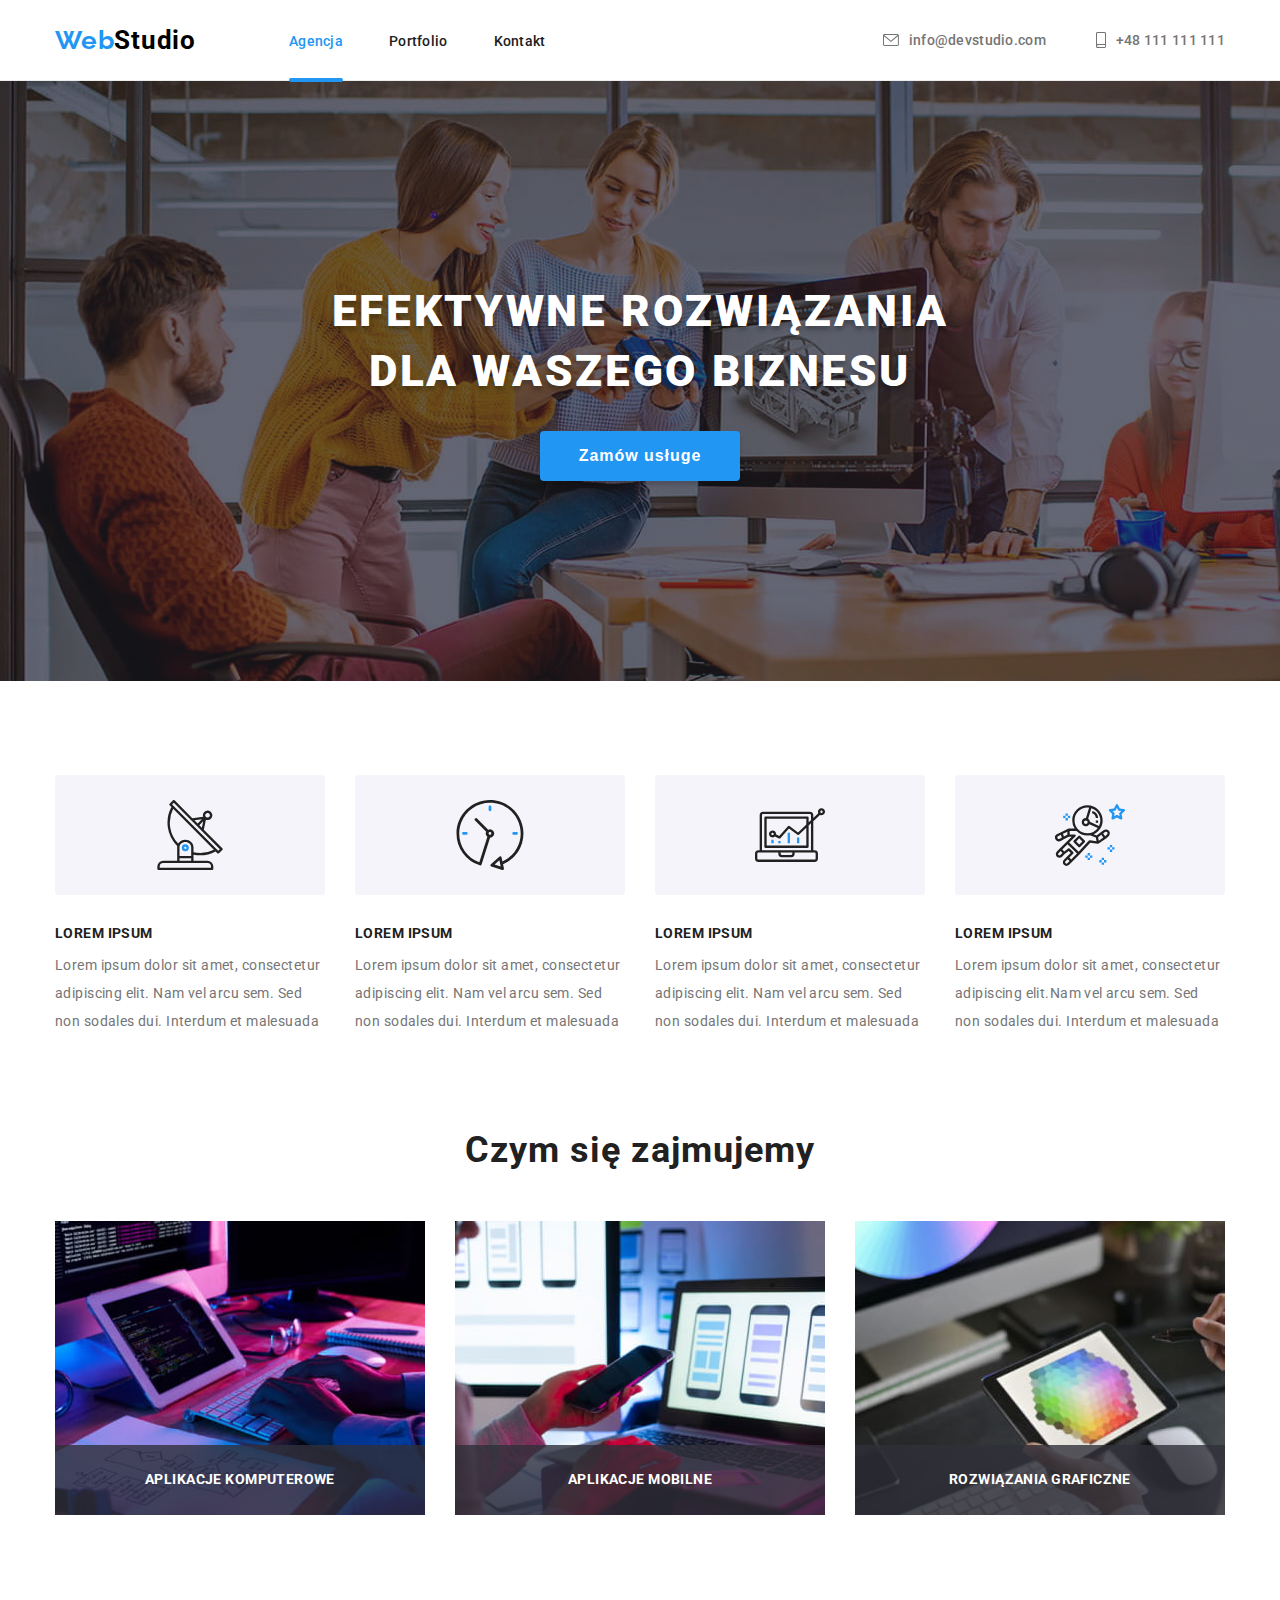
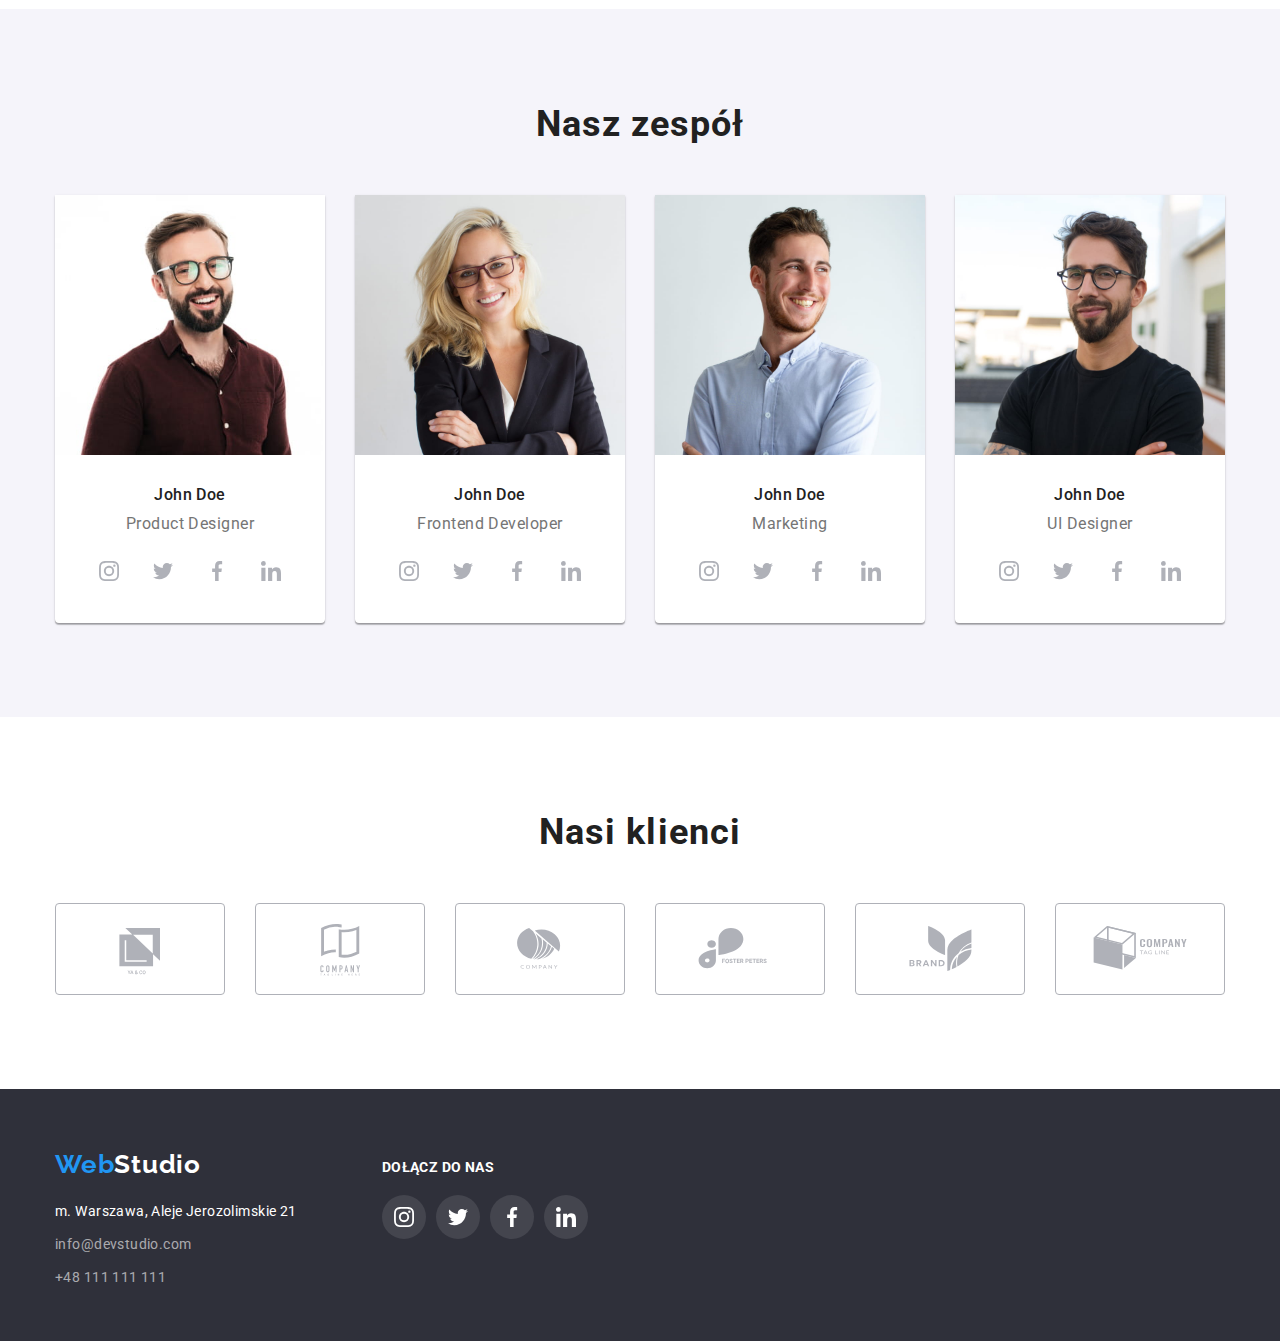
<file: index.html>
<!DOCTYPE html>
<html lang="pl-PL">

<head>
    <meta charset="UTF-8">
    <meta http-equiv="X-UA-Compatible" content="IE=edge">
    <meta name="viewport" content="width=device-width, initial-scale=1.0">
    <link rel="stylesheet" href="https://github.com/sindresorhus/modern-normalize/blob/main/modern-normalize.css">
    <link rel="stylesheet" href="./css/styles.css">
    <link rel="preconnect" href="https://fonts.googleapis.com">
    <link rel="preconnect" href="https://fonts.gstatic.com" crossorigin>
    <link
        href="https://fonts.googleapis.com/css2?family=Raleway:wght@700&family=Roboto:wght@400;500;700;900&display=swap"
        rel="stylesheet">
    <title>WebStudio</title>
</head>

<body>
    <header class="header">
        <div class="container">
            <a class="navigation-logo-header" href="./index.html"><span
                    class="navigation-logo-span">Web</span>Studio</a>
            <nav>
                <ul class="navigation-list">
                    <li class="navigation-list-item"><a class="navigation-list-link active-link"
                            href="./index.html">Agencja</a>
                    </li>
                    <li class="navigation-list-item"><a class="navigation-list-link"
                            href="./portfolio.html">Portfolio</a>
                    </li>
                    <li class="navigation-list-item"><a class="navigation-list-link" href="#">Kontakt</a></li>
                </ul>
            </nav>
            <ul class="header-contacts">
                <li><a class="header-mail-link" href="mailto:info@devstudio.com">
                        <svg class="envelope-phone" width="16" height="12">
                            <use href="./images/icons.svg#icon-envelope"></use>
                        </svg>info@devstudio.com</a></li>
                <li><a class="header-phone-number-link" href="tel:+48111111111">
                        <svg class="envelope-phone" width="10" height="16">
                            <use href="./images/icons.svg#icon-smartphone"></use>
                        </svg>+48 111 111 111</a></li>
            </ul>
        </div>
    </header>
    <main>
        <!-- SEKCJA BANER -->
        <section class="baner-header">
            <div class="container">
                <div class="block-banner-outside">
                    <div class="block-banner-inside">
                        <h1 class="text-baner">EFEKTYWNE ROZWIĄZANIA <br /> DLA WASZEGO BIZNESU</h1>
                        <button class="button-index" type="button" data-modal-open>Zamów usługe</button>
                    </div>
                </div>
            </div>
        </section>
        <!-- SEKCJA LOREM IPSUM - NASZE ATUTY i - CZYM SIĘ ZAJMUJEMY-->
        <section class="section">
            <div class="container">
                <div class="advantages">
                    <ul class="advantages-list">
                        <li class="advantages-list-item">
                            <p class="advantages-list-item-background">
                                <svg width="70" height="70">
                                    <use href="./images/icons.svg#icon-antenna"></use>
                                </svg>
                            </p>
                            <h2 class="advantages-list-item-header">LOREM IPSUM</h2>
                            <p class="advantages-list-item-description">Lorem ipsum dolor sit amet, consectetur
                                adipiscing
                                elit. Nam vel arcu sem. Sed non sodales dui. Interdum et malesuada</p>
                        </li>
                        <li class="advantages-list-item">
                            <p class="advantages-list-item-background">
                                <svg width="70" height="70">
                                    <use href="./images/icons.svg#icon-clock"></use>
                                </svg>
                            </p>
                            <h2 class="advantages-list-item-header">LOREM IPSUM</h2>
                            <p class="advantages-list-item-description">Lorem ipsum dolor sit amet, consectetur
                                adipiscing
                                elit. Nam vel arcu sem. Sed non sodales dui. Interdum et malesuada</p>
                        </li>
                        <li class="advantages-list-item">
                            <p class="advantages-list-item-background">
                                <svg width="70" height="70">
                                    <use href="./images/icons.svg#icon-diagram"></use>
                                </svg>
                            </p>
                            <h2 class="advantages-list-item-header">LOREM IPSUM</h2>
                            <p class="advantages-list-item-description">Lorem ipsum dolor sit amet, consectetur
                                adipiscing
                                elit. Nam vel arcu sem. Sed non sodales dui. Interdum et malesuada</p>
                        </li>
                        <li class="advantages-list-item">
                            <p class="advantages-list-item-background">
                                <svg width="70" height="70">
                                    <use href="./images/icons.svg#icon-astronaut"></use>
                                </svg>
                            </p>
                            <h2 class="advantages-list-item-header">LOREM IPSUM</h2>
                            <p class="advantages-list-item-description">Lorem ipsum dolor sit amet, consectetur
                                adipiscing
                                elit.Nam vel arcu sem. Sed non sodales dui. Interdum et malesuada</p>
                        </li>
                    </ul>
                </div>
                <h2 class="heading-text-index">Czym się zajmujemy</h2>
                <ul class="service-box-list">
                    <li class="service-box-list-item">
                        <img src="./images/Main/box1.jpg" alt="coding on keyboard" width="370" height="294">
                        <span class="service-box-list-item-span">Aplikacje komputerowe</span>
                    </li>
                    <li class="service-box-list-item">
                        <img src="./images/Main/box2.jpg" alt="picking design of mobile version on laptop" width="370"
                            height="294">
                        <span class="service-box-list-item-span">Aplikacje mobilne</span>
                    </li>
                    <li class="service-box-list-item">
                        <img src="./images/Main/box3.jpg" alt="picking colours on tablet" width="370" height="294">
                        <span class="service-box-list-item-span">Rozwiązania graficzne</span>
                    </li>
                </ul>
            </div>
        </section>
        <!-- SEKCJA - NASZ ZESPÓŁ -->
        <section class="section-team section">
            <div class="container">
                <h2 class="heading-text-index">Nasz zespół</h2>
                <ul class="team-box-list">
                    <li class="team-box-list-item">
                        <img class="team-box-list-item-image" src="./images/Main/team_card_1.jpg"
                            alt="Product Designer photo" width="270" height="260">
                        <p class="team-box-list-item-name">John Doe</p>
                        <p class="team-box-list-item-occupation">Product Designer</p>
                        <ul class="team-box-list-social-icons-list">
                            <li>
                                <a class="team-box-list-social-icons-list-link" href="#">
                                    <svg width="20" height="20">
                                        <use href="./images/icons.svg#icon-instagram"></use>
                                    </svg>
                                </a>
                            </li>
                            <li>
                                <a class="team-box-list-social-icons-list-link" href="#">
                                    <svg width="20" height="20">
                                        <use href="./images/icons.svg#icon-twitter"></use>
                                    </svg>
                                </a>
                            </li>
                            <li>
                                <a class="team-box-list-social-icons-list-link" href="#">
                                    <svg width="20" height="20">
                                        <use href="./images/icons.svg#icon-facebook"></use>
                                    </svg>
                                </a>
                            </li>
                            <li>
                                <a class="team-box-list-social-icons-list-link" href="#">
                                    <svg width="20" height="20">
                                        <use href="./images/icons.svg#icon-linkedin"></use>
                                    </svg>
                                </a>
                            </li>
                        </ul>
                    </li>
                    <li class="team-box-list-item">
                        <img class="team-box-list-item-image" src="./images/Main/team_card_2.jpg"
                            alt="Frontend Developer photo" width="270" height="260">
                        <p class="team-box-list-item-name">John Doe</p>
                        <p class="team-box-list-item-occupation">Frontend Developer</p>
                        <ul class="team-box-list-social-icons-list">
                            <li>
                                <a class="team-box-list-social-icons-list-link" href="#">
                                    <svg width="20" height="20">
                                        <use href="./images/icons.svg#icon-instagram"></use>
                                    </svg>
                                </a>
                            </li>
                            <li>
                                <a class="team-box-list-social-icons-list-link" href="#">
                                    <svg width="20" height="20">
                                        <use href="./images/icons.svg#icon-twitter"></use>
                                    </svg>
                                </a>
                            </li>
                            <li>
                                <a class="team-box-list-social-icons-list-link" href="#">
                                    <svg width="20" height="20">
                                        <use href="./images/icons.svg#icon-facebook"></use>
                                    </svg>
                                </a>
                            </li>
                            <li>
                                <a class="team-box-list-social-icons-list-link" href="#">
                                    <svg width="20" height="20">
                                        <use href="./images/icons.svg#icon-linkedin"></use>
                                    </svg>
                                </a>
                            </li>
                        </ul>
                    </li>
                    <li class="team-box-list-item">
                        <img class="team-box-list-item-image" src="./images/Main/team_card_3.jpg"
                            alt="Marketing manager photo" width="270" height="260">
                        <p class="team-box-list-item-name">John Doe</p>
                        <p class="team-box-list-item-occupation">Marketing</p>
                        <ul class="team-box-list-social-icons-list">
                            <li>
                                <a class="team-box-list-social-icons-list-link" href="#">
                                    <svg width="20" height="20">
                                        <use href="./images/icons.svg#icon-instagram"></use>
                                    </svg>
                                </a>
                            </li>
                            <li>
                                <a class="team-box-list-social-icons-list-link" href="#">
                                    <svg width="20" height="20">
                                        <use href="./images/icons.svg#icon-twitter"></use>
                                    </svg>
                                </a>
                            </li>
                            <li>
                                <a class="team-box-list-social-icons-list-link" href="#">
                                    <svg width="20" height="20">
                                        <use href="./images/icons.svg#icon-facebook"></use>
                                    </svg>
                                </a>
                            </li>
                            <li>
                                <a class="team-box-list-social-icons-list-link" href="#">
                                    <svg width="20" height="20">
                                        <use href="./images/icons.svg#icon-linkedin"></use>
                                    </svg>
                                </a>
                            </li>
                        </ul>
                    </li>
                    <li class="team-box-list-item">
                        <img class="team-box-list-item-image" src="./images/Main/team_card_4.jpg"
                            alt="Photo of UI Designer" width="270" height="260">
                        <p class="team-box-list-item-name">John Doe</p>
                        <p class="team-box-list-item-occupation">UI Designer</p>
                        <ul class="team-box-list-social-icons-list">
                            <li>
                                <a class="team-box-list-social-icons-list-link" href="#">
                                    <svg width="20" height="20">
                                        <use href="./images/icons.svg#icon-instagram"></use>
                                    </svg>
                                </a>
                            </li>
                            <li>
                                <a class="team-box-list-social-icons-list-link" href="#">
                                    <svg width="20" height="20">
                                        <use href="./images/icons.svg#icon-twitter"></use>
                                    </svg>
                                </a>
                            </li>
                            <li>
                                <a class="team-box-list-social-icons-list-link" href="#">
                                    <svg width="20" height="20">
                                        <use href="./images/icons.svg#icon-facebook"></use>
                                    </svg>
                                </a>
                            </li>
                            <li>
                                <a class="team-box-list-social-icons-list-link" href="#">
                                    <svg width="20" height="20">
                                        <use href="./images/icons.svg#icon-linkedin"></use>
                                    </svg>
                                </a>
                            </li>
                        </ul>
                    </li>
                </ul>
            </div>
        </section>
        <!-- SEKCJA - NASI KLIENCI -->
        <section class="section">
            <div class="container">
                <h2 class="heading-text-index">Nasi klienci</h2>
                <ul class="our-clients-list">
                    <li>
                        <a class="our-clients-list-background" href="#">
                            <svg class="our-clients-list-svg">
                                <use href="./images/icons.svg#icon-Client-1"></use>
                            </svg>
                        </a>
                    </li>
                    <li>
                        <a class="our-clients-list-background" href="#">
                            <svg class="our-clients-list-svg">
                                <use href="./images/icons.svg#icon-Client-2"></use>
                            </svg>
                        </a>
                    </li>
                    <li>
                        <a class="our-clients-list-background" href="#">
                            <svg class="our-clients-list-svg">
                                <use href="./images/icons.svg#icon-Client-3"></use>
                            </svg>
                        </a>
                    </li>
                    <li>
                        <a class="our-clients-list-background" href="#">
                            <svg class="our-clients-list-svg">
                                <use href="./images/icons.svg#icon-Client-4"></use>
                            </svg>
                        </a>
                    </li>
                    <li>
                        <a class="our-clients-list-background" href="#">
                            <svg class="our-clients-list-svg">
                                <use href="./images/icons.svg#icon-Client-5"></use>
                            </svg>
                        </a>
                    </li>
                    <li>
                        <a class="our-clients-list-background" href="#">
                            <svg class="our-clients-list-svg">
                                <use href="./images/icons.svg#icon-Client-6"></use>
                            </svg>
                        </a>
                    </li>
                </ul>
            </div>
        </section>
    </main>
    <footer class="footer">
        <div class="container">
            <div class="footer-block">
                <div class="footer-block-contacts">
                    <a class="footer-navigation-logo" href="./index.html"><span
                            class="navigation-logo-span">Web</span>Studio</a>
                    <address>
                        <ul class="address-footer-list">
                            <li class="address-footer-list-item address-footer-list-maps">m. Warszawa, Aleje
                                Jerozolimskie 21</li>
                            <li class="address-footer-list-item"><a class="address-footer-list-mail-phone-link"
                                    href="mailto:info@devstudio.com">info@devstudio.com</a></li>
                            <li class="address-footer-list-item"><a class="address-footer-list-mail-phone-link"
                                    href="tel:+48111111111">+48 111 111 111</a>
                            </li>
                        </ul>
                    </address>
                </div>
                <div class="footer-block-connect-to-us">
                    <p class="footer-block-connect-to-us-text">Dołącz do nas</p>
                    <ul class="footer-block-connect-to-us-list">
                        <li>
                            <a class="footer-block-connect-to-us-list-link" href="#">
                                <svg width="20" height="20">
                                    <use href="./images/icons.svg#icon-instagram"></use>
                                </svg>
                            </a>
                        </li>
                        <li>
                            <a class="footer-block-connect-to-us-list-link" href="#">
                                <svg width="20" height="20">
                                    <use href="./images/icons.svg#icon-twitter"></use>
                                </svg>
                            </a>
                        </li>
                        <li>
                            <a class="footer-block-connect-to-us-list-link" href="#">
                                <svg width="20" height="20">
                                    <use href="./images/icons.svg#icon-facebook"></use>
                                </svg>
                            </a>
                        </li>
                        <li>
                            <a class="footer-block-connect-to-us-list-link" href="#">
                                <svg width="20" height="20">
                                    <use href="./images/icons.svg#icon-linkedin"></use>
                                </svg>
                            </a>
                        </li>
                    </ul>
                </div>
            </div>
        </div>
    </footer>
    <div class="backdrop is-hidden" data-modal>
        <div class="modal">
            <button class="close-btn" data-modal-close>
                <svg class="button_x" width="11" height="11">
                    <use href="./images/icons.svg#icon-close"></use>
                </svg>
            </button>
        </div>
    </div>
    <script src="./js/modal.js"></script>
</body>

</html>
</file>
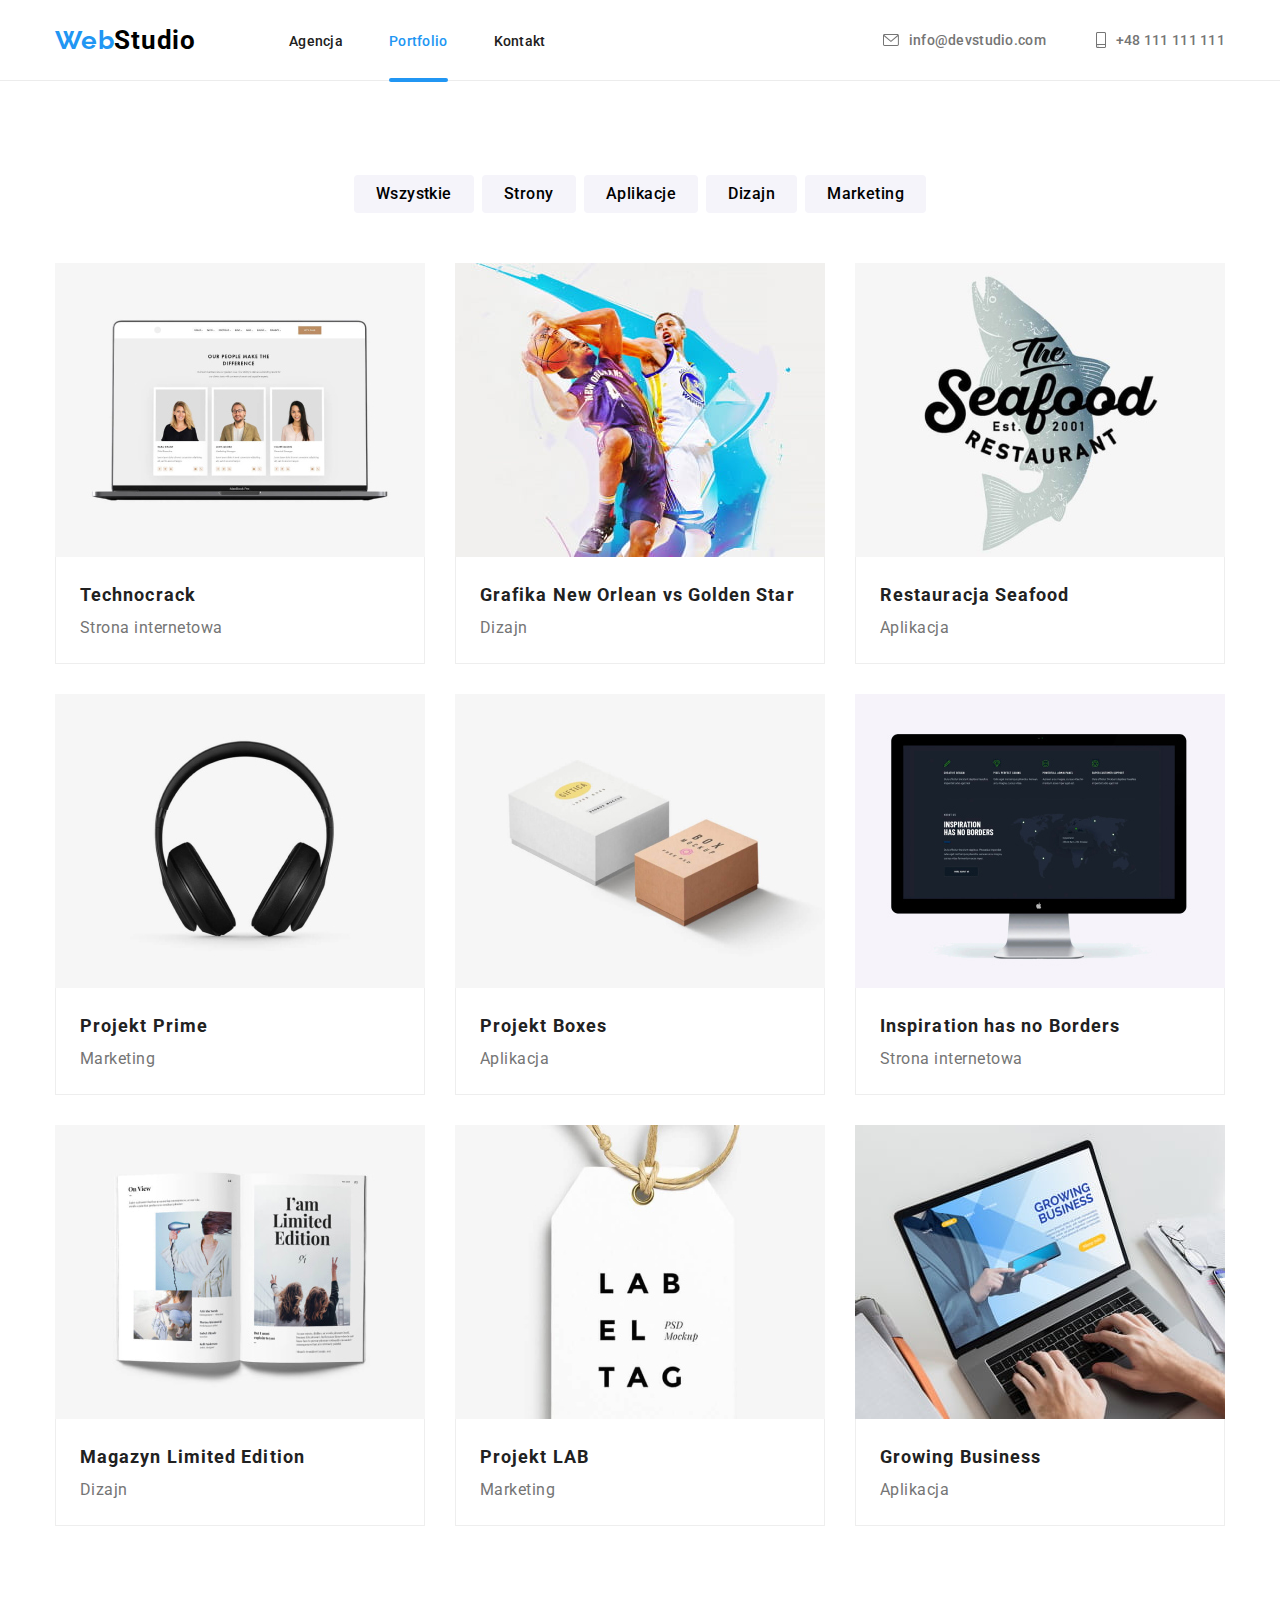
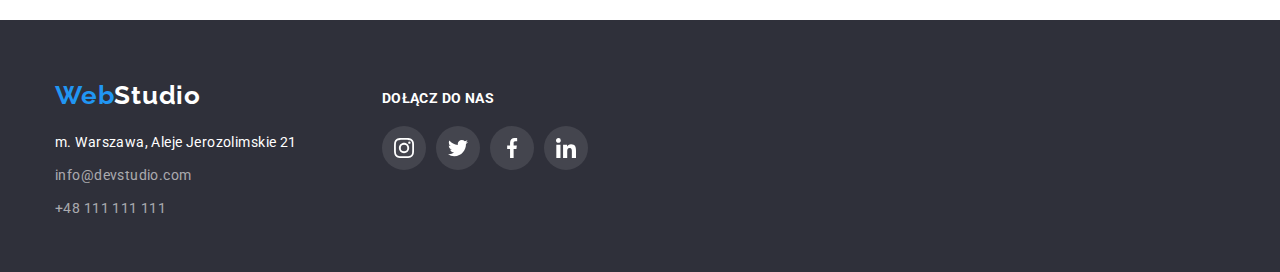
<file: portfolio.html>
<!DOCTYPE html>
<html lang="pl-PL">

<head>
    <meta charset="UTF-8">
    <meta http-equiv="X-UA-Compatible" content="IE=edge">
    <meta name="viewport" content="width=device-width, initial-scale=1.0">
    <link rel="stylesheet" href="https://github.com/sindresorhus/modern-normalize/blob/main/modern-normalize.css">
    <link rel="stylesheet" href="./css/styles.css">
    <link rel="preconnect" href="https://fonts.googleapis.com">
    <link rel="preconnect" href="https://fonts.gstatic.com" crossorigin>
    <link
        href="https://fonts.googleapis.com/css2?family=Raleway:wght@700&family=Roboto:wght@400;500;700;900&display=swap"
        rel="stylesheet">
    <title>WebStudio</title>
</head>

<body>
    <header class="header">
        <div class="container">
            <a class="navigation-logo-header" href="./index.html"><span
                    class="navigation-logo-span">Web</span>Studio</a>
            <nav>
                <ul class="navigation-list">
                    <li class="navigation-list-item"><a class="navigation-list-link" href="./index.html">Agencja</a>
                    </li>
                    <li class="navigation-list-item"><a class="navigation-list-link active-link"
                            href="./portfolio.html">Portfolio</a>
                    </li>
                    <li class="navigation-list-item"><a class="navigation-list-link" href="#">Kontakt</a></li>
                </ul>
            </nav>
            <ul class="header-contacts">
                <li><a class="header-mail-link" href="mailto:info@devstudio.com">
                        <svg class="envelope-phone" width="16" height="12">
                            <use href="./images/icons.svg#icon-envelope"></use>
                        </svg>info@devstudio.com</a></li>
                <li><a class="header-phone-number-link" href="tel:+48111111111">
                        <svg class="envelope-phone" width="10" height="16">
                            <use href="./images/icons.svg#icon-smartphone"></use>
                        </svg>+48 111 111 111</a></li>
            </ul>
        </div>
    </header>
    <main>
        <!-- SEKCJA KATEGORII PORTFOLIO -->
        <section class="section">
            <div class="container">
                <ul class="button-porfolio-list">
                    <li class="button-porfolio-list-item"><button class="button-portfolio"
                            type="button">Wszystkie</button>
                    </li>
                    <li class="button-porfolio-list-item"><button class="button-portfolio" type="button">Strony</button>
                    </li>
                    <li class="button-porfolio-list-item"><button class="button-portfolio"
                            type="button">Aplikacje</button>
                    </li>
                    <li class="button-porfolio-list-item"><button class="button-portfolio" type="button">Dizajn</button>
                    </li>
                    <li class="button-porfolio-list-item"><button class="button-portfolio"
                            type="button">Marketing</button>
                    </li>
                </ul>
                <ul class="category-portfolio-list">
                    <li class="category-portfolio-list-item">
                        <div class="box-overlay">
                            <img src="./images/Portfolio/Technocrack.jpg" alt="Strona internetowa Technocrack"
                                width="370" height="294">
                            <div class="overlay">
                                <p class="overlay-text">Technocrack jest popularną platformą wykorzystywaną do
                                    rozpowszechniani koronawirusa. Firmy wykorzystują tę platformę do celów
                                    szpiegowskich i ataków na niezabezpieczone
                                    serwery konkurencji</p>
                            </div>
                        </div>
                        <div class="category-portfolio-list-item-tekst">
                            <p class="category-portfolio-list-item-header">Technocrack</p>
                            <p class="category-portfolio-list-item-description">Strona internetowa</p>
                        </div>
                    </li>
                    <li class="category-portfolio-list-item">
                        <div class="box-overlay">
                            <img src="./images/Portfolio/Grafika_New_Orlean.jpg" alt="Projekt graficzny NBA" width="370"
                                height="294">
                            <div class="overlay">
                                <p class="overlay-text">Technocrack jest popularną platformą wykorzystywaną do
                                    rozpowszechniani koronawirusa. Firmy wykorzystują tę platformę do celów
                                    szpiegowskich i ataków na niezabezpieczone serwery konkurencji</p>
                            </div>
                        </div>
                        <div class="category-portfolio-list-item-tekst">
                            <p class="category-portfolio-list-item-header">Grafika New Orlean vs Golden Star</p>
                            <p class="category-portfolio-list-item-description">Dizajn</p>
                        </div>
                    </li>
                    <li class="category-portfolio-list-item">
                        <div class="box-overlay">
                            <img src="./images/Portfolio/Restauracja_Seafood.jpg" alt="Logo restauracji Seafood"
                                width="370" height="294">
                            <div class="overlay">
                                <p class="overlay-text">Technocrack jest popularną platformą wykorzystywaną do
                                    rozpowszechniani koronawirusa. Firmy wykorzystują tę platformę do celów
                                    szpiegowskich i ataków na niezabezpieczone serwery konkurencji</p>
                            </div>
                        </div>
                        <div class="category-portfolio-list-item-tekst">
                            <p class="category-portfolio-list-item-header">Restauracja Seafood</p>
                            <p class="category-portfolio-list-item-description">Aplikacja</p>
                        </div>
                    </li>
                    <li class="category-portfolio-list-item">
                        <div class="box-overlay">
                            <img src="./images/Portfolio/projekt_prime.jpg" alt="Słuchawki Projekt Prime" width="370"
                                height="294">
                            <div class="overlay">
                                <p class="overlay-text">Technocrack jest popularną platformą wykorzystywaną do
                                    rozpowszechniani koronawirusa. Firmy wykorzystują tę platformę do celów
                                    szpiegowskich i ataków na niezabezpieczone serwery konkurencji</p>
                            </div>
                        </div>
                        <div class="category-portfolio-list-item-tekst">
                            <p class="category-portfolio-list-item-header">Projekt Prime</p>
                            <p class="category-portfolio-list-item-description">Marketing</p>
                        </div>
                    </li>
                    <li class="category-portfolio-list-item">
                        <div class="box-overlay">
                            <img src="./images/Portfolio/Projekt_Boxes.jpg" alt="Logo aplikacji Projekt Boxes"
                                width="370" height="294">
                            <div class="overlay">
                                <p class="overlay-text">Technocrack jest popularną platformą wykorzystywaną do
                                    rozpowszechniani koronawirusa. Firmy wykorzystują tę platformę do celów
                                    szpiegowskich i ataków na niezabezpieczone serwery konkurencji</p>
                            </div>
                        </div>
                        <div class="category-portfolio-list-item-tekst">
                            <p class="category-portfolio-list-item-header">Projekt Boxes</p>
                            <p class="category-portfolio-list-item-description">Aplikacja</p>
                        </div>
                    </li>
                    <li class="category-portfolio-list-item">
                        <div class="box-overlay">
                            <img src="./images/Portfolio/Inspiration_has_no_Borders.jpg"
                                alt="Główna strona internetowa - Inspiration has no Borders" width="370" height="294">
                            <div class="overlay">
                                <p class="overlay-text">Technocrack jest popularną platformą wykorzystywaną do
                                    rozpowszechniani koronawirusa. Firmy wykorzystują tę platformę do celów
                                    szpiegowskich i ataków na niezabezpieczone serwery konkurencji</p>
                            </div>
                        </div>
                        <div class="category-portfolio-list-item-tekst">
                            <p class="category-portfolio-list-item-header">Inspiration has no Borders</p>
                            <p class="category-portfolio-list-item-description">Strona internetowa</p>
                        </div>
                    </li>
                    <li class="category-portfolio-list-item">
                        <div class="box-overlay">
                            <img src="./images/Portfolio/Magazyn_Limited_Edition.jpg"
                                alt="Artykuł z web-strony Magazyn Limited Edition" width="370" height="294">
                            <div class="overlay">
                                <p class="overlay-text">Technocrack jest popularną platformą wykorzystywaną do
                                    rozpowszechniani koronawirusa. Firmy wykorzystują tę platformę do celów
                                    szpiegowskich i ataków na niezabezpieczone serwery konkurencji</p>
                            </div>
                        </div>
                        <div class="category-portfolio-list-item-tekst">
                            <p class="category-portfolio-list-item-header">Magazyn Limited Edition</p>
                            <p class="category-portfolio-list-item-description">Dizajn</p>
                        </div>
                    </li>
                    <li class="category-portfolio-list-item">
                        <div class="box-overlay">
                            <img src="./images/Portfolio/Projekt_LAB.jpg" alt="Etykieta Projektu LAB" width="370"
                                height="294">
                            <div class="overlay">
                                <p class="overlay-text">Technocrack jest popularną platformą wykorzystywaną do
                                    rozpowszechniani koronawirusa. Firmy wykorzystują tę platformę do celów
                                    szpiegowskich i ataków na niezabezpieczone serwery konkurencji</p>
                            </div>
                        </div>
                        <div class="category-portfolio-list-item-tekst">
                            <p class="category-portfolio-list-item-header">Projekt LAB</p>
                            <p class="category-portfolio-list-item-description">Marketing</p>
                        </div>
                    </li>
                    <li class="category-portfolio-list-item">
                        <div class="box-overlay">
                            <img src="./images/Portfolio/Growing_Business.jpg"
                                alt="Główna strona internetowa - Growing Business" width="370" height="294">
                            <div class="overlay">
                                <p class="overlay-text">Technocrack jest popularną platformą wykorzystywaną do
                                    rozpowszechniani koronawirusa. Firmy wykorzystują tę platformę do celów
                                    szpiegowskich i ataków na niezabezpieczone serwery konkurencji</p>
                            </div>
                        </div>
                        <div class="category-portfolio-list-item-tekst">
                            <p class="category-portfolio-list-item-header">Growing Business</p>
                            <p class="category-portfolio-list-item-description">Aplikacja</p>
                        </div>
                    </li>
                </ul>
            </div>
        </section>
    </main>
    <footer class="footer">
        <div class="container">
            <div class="footer-block">
                <div class="footer-block-contacts">
                    <a class="footer-navigation-logo" href="./index.html"><span
                            class="navigation-logo-span">Web</span>Studio</a>
                    <address>
                        <ul class="address-footer-list">
                            <li class="address-footer-list-item address-footer-list-maps">m. Warszawa, Aleje
                                Jerozolimskie 21</li>
                            <li class="address-footer-list-item"><a class="address-footer-list-mail-phone-link"
                                    href="mailto:info@devstudio.com">info@devstudio.com</a></li>
                            <li class="address-footer-list-item"><a class="address-footer-list-mail-phone-link"
                                    href="tel:+48111111111">+48 111 111
                                    111</a>
                            </li>
                        </ul>
                    </address>
                </div>
                <div class="footer-block-connect-to-us">
                    <p class="footer-block-connect-to-us-text">Dołącz do nas</p>
                    <ul class="footer-block-connect-to-us-list">
                        <li>
                            <a class="footer-block-connect-to-us-list-link" href="#">
                                <svg width="20" height="20">
                                    <use href="./images/icons.svg#icon-instagram"></use>
                                </svg>
                            </a>
                        </li>
                        <li>
                            <a class="footer-block-connect-to-us-list-link" href="#">
                                <svg width="20" height="20">
                                    <use href="./images/icons.svg#icon-twitter"></use>
                                </svg>
                            </a>
                        </li>
                        <li>
                            <a class="footer-block-connect-to-us-list-link" href="#">
                                <svg width="20" height="20">
                                    <use href="./images/icons.svg#icon-facebook"></use>
                                </svg>
                            </a>
                        </li>
                        <li>
                            <a class="footer-block-connect-to-us-list-link" href="#">
                                <svg width="20" height="20">
                                    <use href="./images/icons.svg#icon-linkedin"></use>
                                </svg>
                            </a>
                        </li>
                    </ul>
                </div>
            </div>
        </div>
    </footer>
</body>

</html>
</file>
<file: css/styles.css>
:root {
  --main-color: #212121;
  --secondary-color: #2196f3;
  --third-color: #757575;
  --fourth-color: #ffffff;
  --main-font: "Roboto", sans-serif;
  --secondary-font: "Raleway", sans-serif;
  --background: #2f303a;
}

body {
  font-family: "Roboto", "Raleway", sans-serif;
  color: var(--main-color);
  margin: 0;
}

h1,
h2,
h3,
h4,
h5,
h6 {
  margin: 0;
  padding: 0;
}

ul,
ol {
  margin: 0;
  padding: 0;
}

p {
  margin: 0;
  padding: 0;
}

img {
  display: block;
}

.container {
  width: 1200px;
  margin: 0 auto;
}

*:focus {
  outline: none;
}

/* ==== HEADER ==== */

.header {
  border-bottom: 1px solid #ececec;
}

.header .container {
  display: flex;
  align-items: center;
  height: 80px;
}

.navigation-list,
.header-contacts {
  display: flex;
  align-items: center;
  list-style: none;
}

.header-contacts {
  margin-left: auto;
}

.header-mail-link {
  margin-right: 50px;
}

.navigation-logo-header {
  font-weight: 700;
  font-size: 26px;
  line-height: 1.192;
  /* identical to box height */
  letter-spacing: 0.03em;
  text-decoration: none;
  color: #000000;
  margin-left: 15px;
  margin-right: 93px;
}

.navigation-list-item:not(:last-child) {
  margin-right: 46px;
}

.header-mail-link {
  margin-left: auto;
}

.header-phone-number-link {
  margin-right: 15px;
}

.navigation-logo-span {
  font-family: var(--secondary-font);
  font-weight: 700;
  font-size: 26px;
  line-height: 1.192;
  /* identical to box height */
  letter-spacing: 0.03em;
  text-decoration: none;
  color: var(--secondary-color);
}

.navigation-list-link {
  font-weight: 500;
  font-size: 14px;
  line-height: 1.143;
  letter-spacing: 0.02em;
  text-decoration: none;
  color: var(--main-color);
}

.active-link {
  position: relative;
  color: var(--secondary-color);
}

.active-link::after {
  position: absolute;
  content: "";
  display: block;
  top: 45px;
  width: 100%;
  height: 4px;
  background-color: var(--secondary-color);
  border-radius: 2px;
  transition: 250ms cubic-bezier(0.4, 0, 0.2, 1);
}
.header-mail-link,
.header-phone-number-link {
  font-style: normal;
  font-weight: 500;
  font-size: 14px;
  line-height: 1.143;
  letter-spacing: 0.02em;
  color: var(--third-color);
  text-decoration: none;
  display: flex;
  align-items: center;
  fill: var(--third-color);
}

.navigation-list-link:hover,
.navigation-list-link:focus,
.header-mail-link:hover,
.header-mail-link:focus,
.header-phone-number-link:hover,
.header-phone-number-link:focus {
  color: var(--secondary-color);
  fill: var(--secondary-color);
  transition: 250ms cubic-bezier(0.4, 0, 0.2, 1);
}

.envelope-phone {
  padding-right: 10px;
}

/* ==== END HEADER ==== */

/* ==== MAIN INDEX ==== */

.baner-header {
  background-color: var(--background);
  height: 37.5rem;
  display: flex;
  align-items: center;
  background-image: linear-gradient(
      0deg,
      rgba(47, 48, 58, 0.4) 0%,
      rgba(47, 48, 58, 0.4) 100%
    ),
    url(../images/Main/baner.jpg);
  background-repeat: no-repeat;
  background-size: cover;
}

.block-banner-outside {
  align-items: center;
  margin: 0 auto;
}

.text-baner {
  font-weight: 900;
  font-size: 44px;
  line-height: 1.364;
  /* or 136% */
  text-align: center;
  letter-spacing: 0.06em;
  text-transform: uppercase;
  color: var(--fourth-color);
  align-items: center;
  margin: auto;
  text-shadow: 0px 4px 4px rgba(0, 0, 0, 0.25);
}

.button-index {
  font-weight: 700;
  font-size: 16px;
  line-height: 1.875;
  /* identical to box height, or 188% */
  letter-spacing: 0.06em;
  color: var(--fourth-color);
  cursor: pointer;
  background-color: var(--secondary-color);
  width: 200px;
  height: 50px;
  box-shadow: 0px 4px 4px rgba(0, 0, 0, 0.15);
  border-radius: 4px;
  display: block;
  text-align: center;
  margin: 30px auto auto;
  border: 0;
}

.advantages-list {
  display: flex;
  list-style: none;
  align-items: center;
  gap: 30px;
  padding: 0 15px;
}

.advantages {
  margin-bottom: 94px;
}

.advantages-list-item-background {
  display: flex;
  width: 270px;
  height: 120px;
  background-color: #f5f4fa;
  border-radius: 4px;
  align-items: center;
  justify-content: center;
  margin-bottom: 30px;
}

.advantages-list-item-header {
  font-weight: 700;
  font-size: 14px;
  line-height: 1.143;
  letter-spacing: 0.03em;
  text-transform: uppercase;
  margin-bottom: 10px;
}

.advantages-list-item-description {
  font-size: 14px;
  line-height: 2;
  /* or 171% */
  letter-spacing: 0.03em;
  color: var(--third-color);
}

.heading-text-index {
  font-weight: 700;
  font-size: 36px;
  line-height: 1.167;
  text-align: center;
  letter-spacing: 0.03em;
  margin-bottom: 50px;
}

.service-box-list {
  display: flex;
  list-style: none;
  align-items: center;
  gap: 30px;
  padding: 0 15px;
}

.service-box-list-item {
  position: relative;
}

.service-box-list-item-span {
  position: absolute;
  bottom: 0;
  display: flex;
  align-items: center;
  justify-content: center;
  width: 100%;
  height: 70px;
  color: var(--fourth-color);
  background-color: rgba(47, 48, 58, 0.8);
  font-weight: 700;
  font-size: 14px;
  line-height: 1.14;
  text-align: center;
  letter-spacing: 0.03em;
  text-transform: uppercase;
}

.section {
  padding: 94px 0;
}

.section-team {
  background-color: #f5f4fa;
}

.team-box-list {
  display: flex;
  list-style: none;
  align-items: center;
  gap: 30px;
  padding: 0 15px;
}

.team-box-list-item {
  box-sizing: border-box;
  background: var(--fourth-color);
  /* material shadow v1 */
  box-shadow: 0px 1px 3px rgba(0, 0, 0, 0.12), 0px 1px 1px rgba(0, 0, 0, 0.14),
    0px 2px 1px rgba(0, 0, 0, 0.2);
  border-radius: 0px 0px 4px 4px;
}

.team-box-list-item-name {
  font-weight: 500;
  font-size: 16px;
  line-height: 1.1875;
  /* identical to box height */
  text-align: center;
  letter-spacing: 0.03em;
  margin-top: 30px;
}

.team-box-list-item-occupation {
  font-size: 16px;
  line-height: 1.1875;
  /* identical to box height */
  text-align: center;
  letter-spacing: 0.03em;
  color: var(--third-color);
  margin-top: 10px;
}

.team-box-list-social-icons-list {
  display: flex;
  list-style: none;
  align-items: center;
  gap: 10px;
  padding: 16px 32px 30px 32px;
}

.team-box-list-social-icons-list-link {
  display: flex;
  width: 44px;
  height: 44px;
  border-radius: 50%;
  align-items: center;
  justify-content: center;
  fill: #afb1b8;
}

.team-box-list-social-icons-list-link:hover,
.team-box-list-social-icons-list-link:focus {
  fill: var(--fourth-color);
  background-color: var(--secondary-color);
  transition: 250ms cubic-bezier(0.4, 0, 0.2, 1);
}

.our-clients-list {
  display: flex;
  list-style: none;
  align-items: center;
  gap: 30px;
  padding: 0 15px;
}

.our-clients-list-background {
  display: flex;
  width: 170px;
  height: 92px;
  box-sizing: border-box;
  border: 1px solid #afb1b8;
  border-radius: 4px;
  align-items: center;
  fill: #afb1b8;
}

.our-clients-list-svg {
  min-width: auto;
  min-height: 60px;
}

.our-clients-list-background:hover,
.our-clients-list-background:focus,
.our-clients-list-svg:hover,
.our-clients-list-svg:focus {
  fill: var(--secondary-color);
  border-color: var(--secondary-color);
  transition: 250ms cubic-bezier(0.4, 0, 0.2, 1);
}

/* ==== END MAIN ==== */

/* ==== MAIN PORFOLIO ==== */

.button-porfolio-list {
  display: flex;
  flex-wrap: wrap;
  list-style: none;
  align-items: center;
  justify-content: center;
}

.button-portfolio {
  font-family: Roboto;
  font-weight: 500;
  font-size: 16px;
  line-height: 1.625;
  /* identical to box height, or 162% */
  text-align: center;
  letter-spacing: 0.03em;
  background-color: #f5f4fa;
  border-radius: 4px;
  cursor: pointer;
  border: 0;
  padding: 6px 22px;
}

.button-porfolio-list-item:not(:last-child) {
  margin-right: 8px;
}

.button-portfolio:hover,
.button-portfolio:focus {
  background-color: var(--secondary-color);
  color: var(--fourth-color);
  box-shadow: 0px 3px 1px rgba(0, 0, 0, 0.1), 0px 1px 2px rgba(0, 0, 0, 0.08),
    0px 2px 2px rgba(0, 0, 0, 0.12);
  transition: 250ms cubic-bezier(0.4, 0, 0.2, 1);
}

.category-portfolio-list {
  display: flex;
  flex-wrap: wrap;
  align-items: center;
  padding: 0 15px;
  list-style: none;
  margin-top: 50px;
  gap: 30px;
}

.category-portfolio-list-item {
  box-sizing: border-box;
  background: #ffffff;
  cursor: pointer;
}

.category-portfolio-list-item:hover,
.category-portfolio-list-item:focus {
  box-shadow: 0px 1px 1px rgba(0, 0, 0, 0.12), 0px 4px 4px rgba(0, 0, 0, 0.06),
    1px 4px 6px rgba(0, 0, 0, 0.16);
  transition: 250ms cubic-bezier(0.4, 0, 0.2, 1);
}

.category-portfolio-list-item-tekst {
  border-right: 1px solid #eeeeee;
  border-bottom: 1px solid #eeeeee;
  border-left: 1px solid #eeeeee;
  padding: 20px 24px;
}

.category-portfolio-list-item-header {
  font-weight: 700;
  font-size: 18px;
  line-height: 2;
  /* identical to box height, or 200% */
  letter-spacing: 0.06em;
}

.category-portfolio-list-item-description {
  font-size: 16px;
  line-height: 1.875;
  /* identical to box height, or 188% */
  letter-spacing: 0.03em;
  color: var(--third-color);
}

.box-overlay {
  position: relative;
  overflow: hidden;
}

.category-portfolio-list-item:hover .overlay,
.category-portfolio-list-item:focus .overlay {
  transform: translateY(-100%);
  transition: 250ms cubic-bezier(0.4, 0, 0.2, 1);
}

.overlay {
  position: absolute;
  width: 370px;
  height: 294px;
  margin-left: auto;
  margin-right: auto;
  overflow: hidden;
  transform: translateY(0);
  transition: 250ms cubic-bezier(0.4, 0, 0.2, 1);
  background-color: rgba(33, 150, 243, 0.9);
}

.overlay-text {
  position: absolute;
  color: var(--fourth-color);
  font-size: 18px;
  line-height: 1.56;
  letter-spacing: 0.03em;
  padding: 49px 45px 49px 24px;
  margin: 0;
  transition: transform 250ms cubic-bezier(0.4, 0, 0.2, 1);
}

/* ==== END PORFOLIO ==== */

/* ==== FOOTER ===== */

.footer {
  background-color: var(--background);
  height: 252px;
}

.footer-block {
  display: flex;
  width: 1200px;
  align-items: center;
  margin: auto;
}

.footer-block-contacts {
  padding: 60px 15px 0 15px;
}

.address-footer-list {
  list-style: none;
  margin-top: 20px;
}

.footer-navigation-logo {
  font-family: var(--secondary-font);
  font-weight: 700;
  font-size: 26px;
  line-height: 1.192;
  /* identical to box height */
  letter-spacing: 0.03em;
  text-decoration: none;
  color: var(--fourth-color);
}

.address-footer-list-item:not(:last-child) {
  margin-bottom: 9px;
}

.address-footer-list-maps {
  font-style: normal;
  font-size: 14px;
  line-height: 1.714;
  /* or 171% */
  letter-spacing: 0.03em;
  color: var(--fourth-color);
  text-decoration: none;
}

.address-footer-list-mail-phone-link {
  font-style: normal;
  font-size: 14px;
  line-height: 1.714;
  /* or 171% */
  letter-spacing: 0.03em;
  color: rgba(255, 255, 255, 0.6);
  text-decoration: none;
}

.address-footer-list-mail-phone-link:hover,
.address-footer-list-mail-phone-link:focus {
  color: var(--secondary-color);
  transition: 250ms cubic-bezier(0.4, 0, 0.2, 1);
}

.footer-block-connect-to-us {
  margin-left: 70px;
  margin-top: 20px;
}

.footer-block-connect-to-us-text {
  font-weight: 700;
  font-size: 14px;
  line-height: 1.143;
  letter-spacing: 0.03em;
  text-transform: uppercase;
  color: var(--fourth-color);
  margin-bottom: 20px;
}

.footer-block-connect-to-us-list {
  display: flex;
  list-style: none;
  align-items: center;
  gap: 10px;
}

.footer-block-connect-to-us-list-link {
  display: flex;
  width: 44px;
  height: 44px;
  border-radius: 50%;
  align-items: center;
  justify-content: center;
  fill: var(--fourth-color);
  background-color: rgba(255, 255, 255, 0.1);
}

.footer-block-connect-to-us-list-link:hover,
.footer-block-connect-to-us-list-link:focus {
  fill: var(--fourth-color);
  background-color: var(--secondary-color);
  transition: 250ms cubic-bezier(0.4, 0, 0.2, 1);
}

/* ==== END FOOTER ==== */

/* ==== MODAL WINDOW ==== */

.backdrop {
  width: 100vw;
  height: 100vh;
  visibility: visible;
  opacity: 1;
  pointer-events: auto;
  position: fixed;
  left: 0;
  top: 0;
  background: rgba(0, 0, 0, 0.2);
  transition: visibility 250ms cubic-bezier(0.4, 0, 0.2, 1),
    opacity 250ms cubic-bezier(0.4, 0, 0.2, 1);
  z-index: 99;
}

.is-hidden {
  visibility: hidden;
  opacity: 0;
  pointer-events: none;
}

.close-btn {
  position: relative;
  width: 30px;
  height: 30px;
  right: 8px;
  top: 8px;
  border-radius: 50%;
  border: 1px solid rgba(0, 0, 0, 0.1);
  cursor: pointer;
  fill: #000000;
  background-color: transparent;
  display: flex;
  float: right;
}

.button_x {
  position: absolute;
  top: 30%;
  left: 33%;
}

.close-btn:hover,
.close-btn:focus {
  fill: var(--fourth-color);
  background-color: var(--secondary-color);
  transition: 250ms cubic-bezier(0.4, 0, 0.2, 1);
}
.modal {
  position: absolute;
  width: 528px;
  min-height: 581px;
  overflow-y: auto;
  top: 50%;
  left: 50%;
  transform: translate(-50%, -50%);
  background-color: var(--fourth-color);
  box-shadow: 0px 1px 3px rgba(0, 0, 0, 0.12), 0px 1px 1px rgba(0, 0, 0, 0.14),
    0px 2px 1px rgba(0, 0, 0, 0.2);
  border-radius: 4px;
  overflow: hidden;
}

/* ==== END MODAL WINDOW ==== */
</file>
